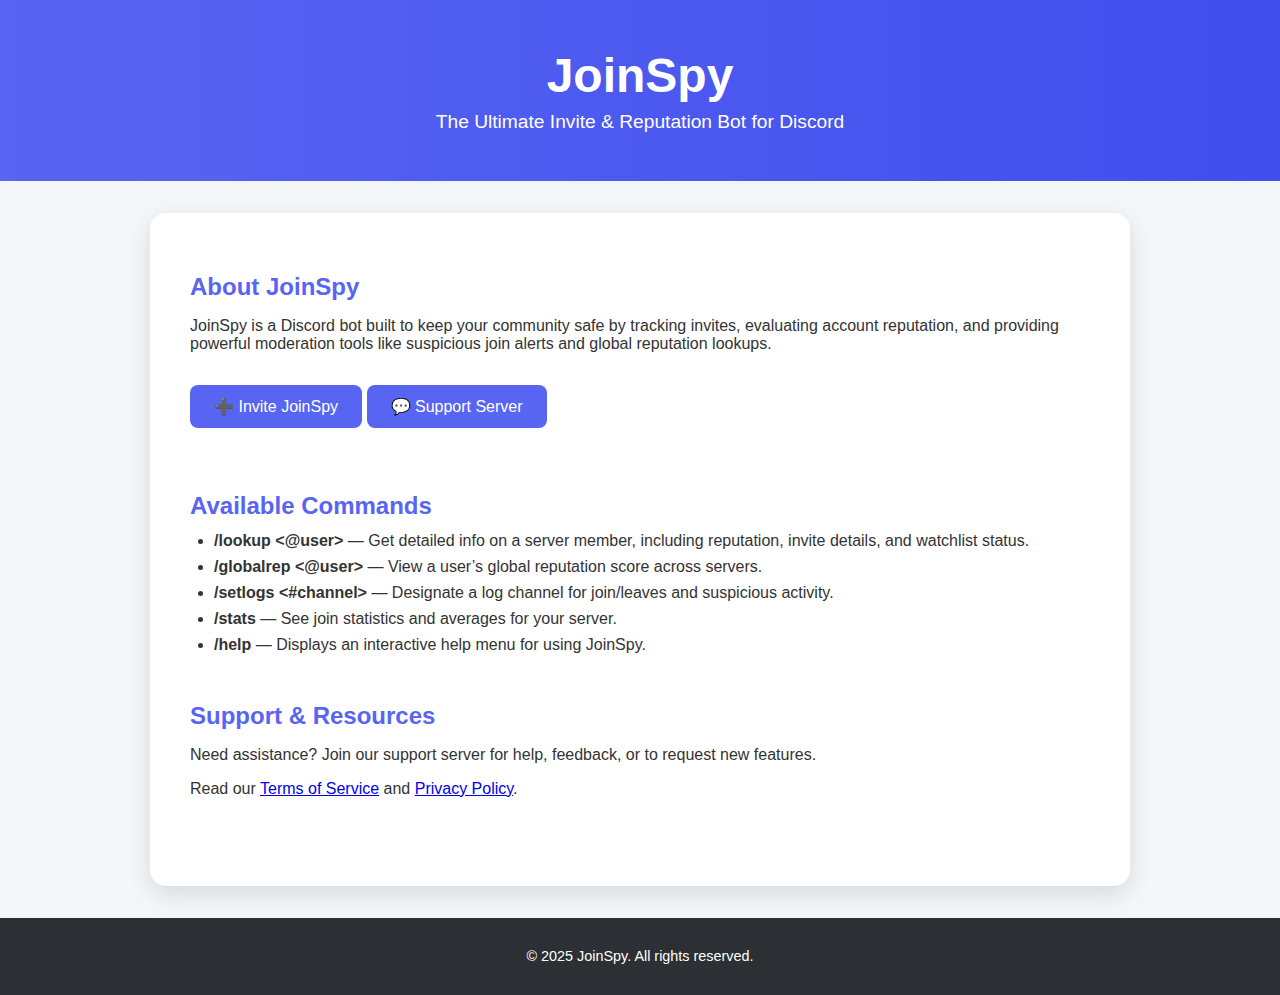
<file: home.html>
<!DOCTYPE html>
<html lang="en">
<head>
  <meta charset="UTF-8"/>
  <meta name="viewport" content="width=device-width, initial-scale=1.0"/>
  <title>JoinSpy - Your Server’s Watchdog</title>
  <style>
    body { font-family: 'Inter', sans-serif; margin: 0; background: #f4f7fa; color: #333; }
    header { background: linear-gradient(90deg, #5865F2, #404EED); color: #fff; text-align: center; padding: 3rem 1rem; }
    header h1 { margin: 0 0 0.5rem; font-size: 3rem; }
    header p { font-size: 1.2rem; margin: 0; }
    main { max-width: 900px; margin: 2rem auto; background: #fff; padding: 2.5rem; border-radius: 16px; box-shadow: 0 8px 24px rgba(0,0,0,0.12); animation: fadeIn 0.6s ease; }
    section { margin-bottom: 3rem; }
    h2 { color: #5865F2; margin-bottom: 0.75rem; }
    ul { margin: 0; padding-left: 1.5rem; }
    ul li { margin-bottom: 0.5rem; }
    footer { background: #2c2f33; color: #fff; text-align: center; padding: 1rem; font-size: 0.9rem; }
    .button { display: inline-block; margin: 1rem 0; padding: 0.75rem 1.5rem; background: #5865F2; color: #fff; text-decoration: none; border-radius: 8px; transition: background 0.3s; }
    .button:hover { background: #404EED; }
    @keyframes fadeIn { from {opacity:0; transform: translateY(20px);} to {opacity:1; transform: translateY(0);} }
  </style>
</head>
<body>
  <header>
    <h1>JoinSpy</h1>
    <p>The Ultimate Invite & Reputation Bot for Discord</p>
  </header>

  <main>
    <section>
      <h2>About JoinSpy</h2>
      <p>JoinSpy is a Discord bot built to keep your community safe by tracking invites, evaluating account reputation, and providing powerful moderation tools like suspicious join alerts and global reputation lookups.</p>
      <a class="button" href="https://discord.com/oauth2/authorize?client_id=1390784943486931154&scope=bot%20applications.commands&permissions=8">➕ Invite JoinSpy</a>
      <a class="button" href="https://discord.gg/nhUqHngmBX">💬 Support Server</a>
    </section>

    <section>
      <h2>Available Commands</h2>
      <ul>
        <li><strong>/lookup &lt;@user&gt;</strong> — Get detailed info on a server member, including reputation, invite details, and watchlist status.</li>
        <li><strong>/globalrep &lt;@user&gt;</strong> — View a user’s global reputation score across servers.</li>
        <li><strong>/setlogs &lt;#channel&gt;</strong> — Designate a log channel for join/leaves and suspicious activity.</li>
        <li><strong>/stats</strong> — See join statistics and averages for your server.</li>
        <li><strong>/help</strong> — Displays an interactive help menu for using JoinSpy.</li>
      </ul>
    </section>

    <section>
      <h2>Support & Resources</h2>
      <p>Need assistance? Join our support server for help, feedback, or to request new features.</p>
      <p>Read our <a href="tos.html">Terms of Service</a> and <a href="tos.html">Privacy Policy</a>.</p>
    </section>
  </main>

  <footer>
    <p>&copy; 2025 JoinSpy. All rights reserved.</p>
  </footer>
</body>
</html>
</file>
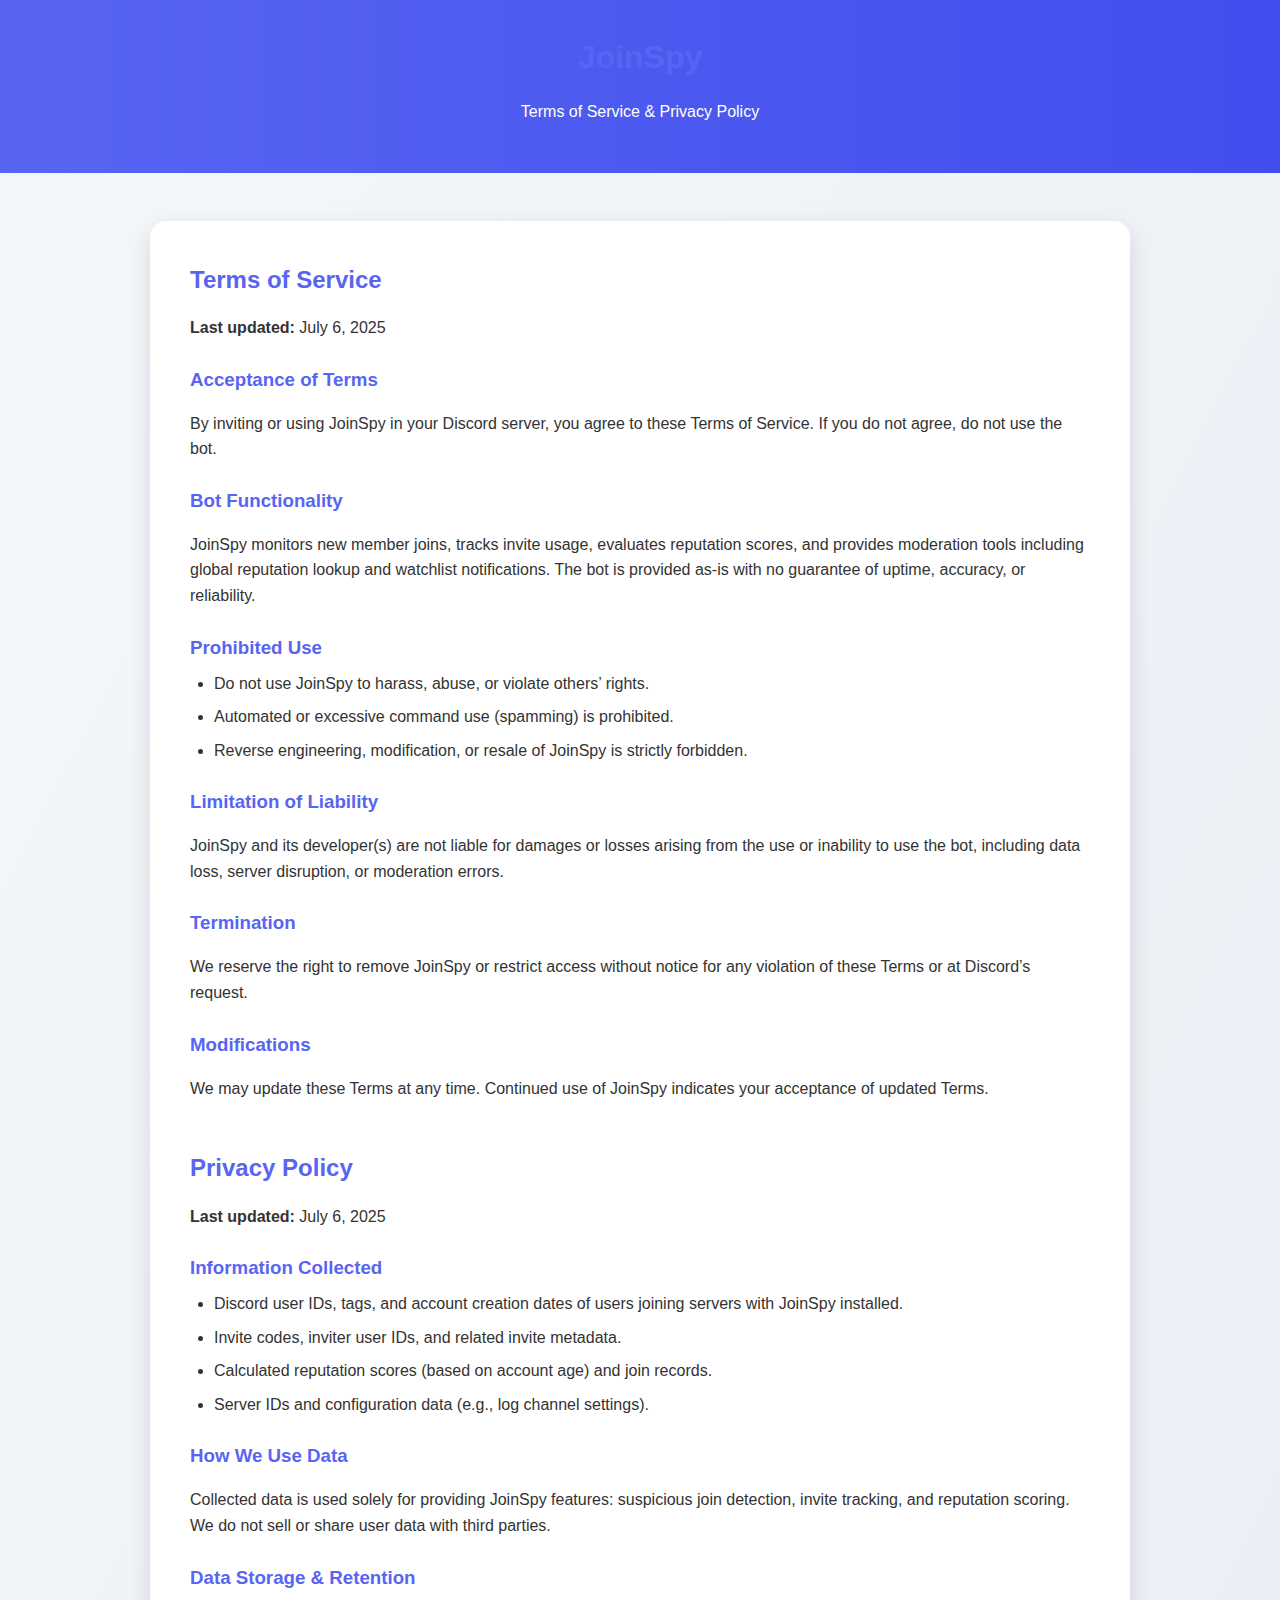
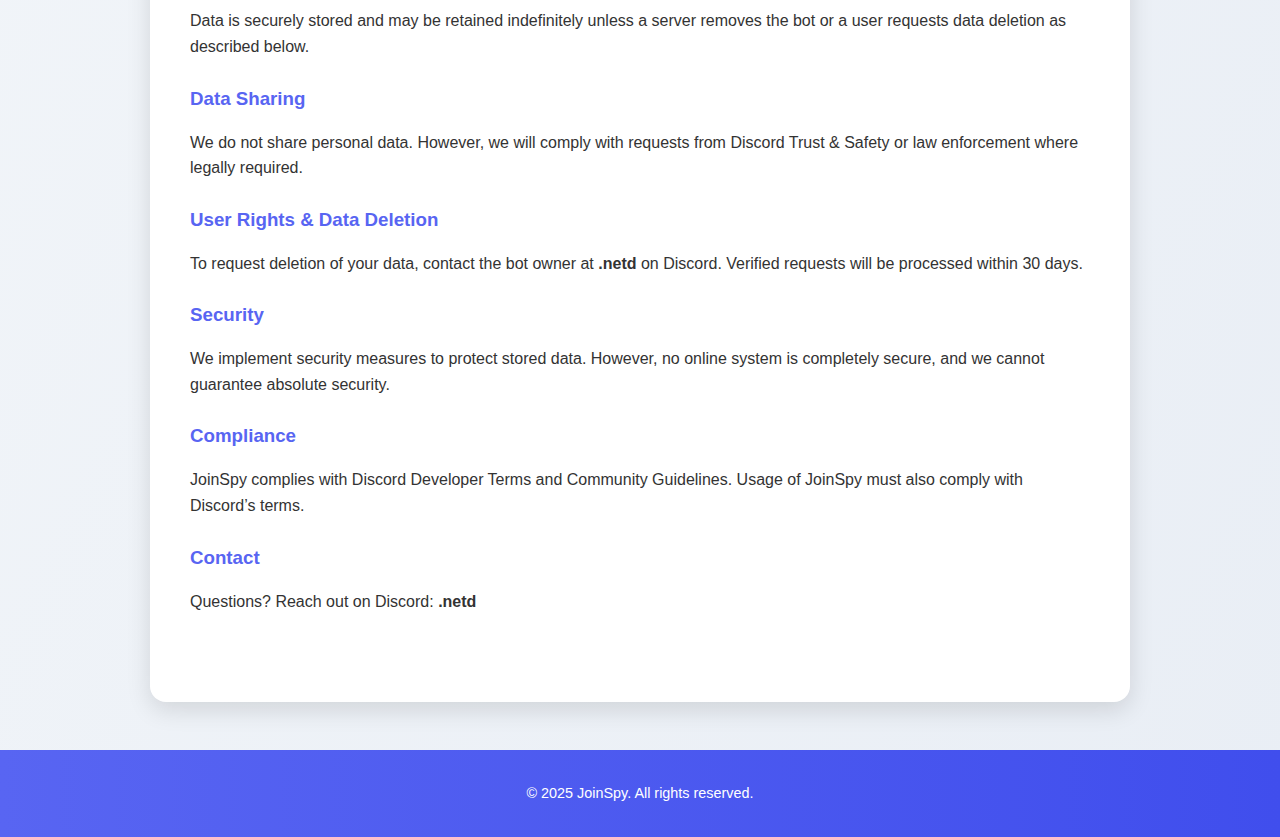
<file: tos.html>
<!DOCTYPE html>
<html lang="en">
<head>
  <meta charset="UTF-8"/>
  <meta name="viewport" content="width=device-width, initial-scale=1.0"/>
  <title>JoinSpy - Terms of Service & Privacy Policy</title>
  <style>
    body {
      font-family: 'Inter', 'Segoe UI', sans-serif;
      margin: 0;
      background: linear-gradient(to bottom right, #f4f7fa, #e9eef5);
      color: #333;
      line-height: 1.6;
    }
    header, footer {
      background: linear-gradient(90deg, #5865F2, #404EED);
      color: #fff;
      text-align: center;
      padding: 2rem 1rem;
    }
    header h1, footer p {
      margin: 0;
    }
    main {
      max-width: 900px;
      margin: 3rem auto;
      background: #fff;
      padding: 2.5rem;
      border-radius: 16px;
      box-shadow: 0 8px 24px rgba(0,0,0,0.12);
      animation: fadeIn 0.6s ease;
    }
    section { margin-bottom: 3rem; }
    h1, h2, h3 {
      color: #5865F2;
      margin-top: 0;
    }
    h2 { margin-bottom: 0.75rem; }
    h3 { margin-top: 1.5rem; margin-bottom: 0.5rem; }
    ul { margin: 0; padding-left: 1.5rem; }
    ul li { margin-bottom: 0.5rem; }
    a { color: #5865F2; text-decoration: underline; }
    footer p { font-size: 0.9rem; }
    @keyframes fadeIn {
      from { opacity: 0; transform: translateY(20px); }
      to { opacity: 1; transform: translateY(0); }
    }
  </style>
</head>
<body>
  <header>
    <h1>JoinSpy</h1>
    <p>Terms of Service & Privacy Policy</p>
  </header>

  <main>
    <section>
      <h2>Terms of Service</h2>
      <p><strong>Last updated:</strong> July 6, 2025</p>

      <h3>Acceptance of Terms</h3>
      <p>By inviting or using JoinSpy in your Discord server, you agree to these Terms of Service. If you do not agree, do not use the bot.</p>

      <h3>Bot Functionality</h3>
      <p>JoinSpy monitors new member joins, tracks invite usage, evaluates reputation scores, and provides moderation tools including global reputation lookup and watchlist notifications. The bot is provided as-is with no guarantee of uptime, accuracy, or reliability.</p>

      <h3>Prohibited Use</h3>
      <ul>
        <li>Do not use JoinSpy to harass, abuse, or violate others’ rights.</li>
        <li>Automated or excessive command use (spamming) is prohibited.</li>
        <li>Reverse engineering, modification, or resale of JoinSpy is strictly forbidden.</li>
      </ul>

      <h3>Limitation of Liability</h3>
      <p>JoinSpy and its developer(s) are not liable for damages or losses arising from the use or inability to use the bot, including data loss, server disruption, or moderation errors.</p>

      <h3>Termination</h3>
      <p>We reserve the right to remove JoinSpy or restrict access without notice for any violation of these Terms or at Discord’s request.</p>

      <h3>Modifications</h3>
      <p>We may update these Terms at any time. Continued use of JoinSpy indicates your acceptance of updated Terms.</p>
    </section>

    <section>
      <h2>Privacy Policy</h2>
      <p><strong>Last updated:</strong> July 6, 2025</p>

      <h3>Information Collected</h3>
      <ul>
        <li>Discord user IDs, tags, and account creation dates of users joining servers with JoinSpy installed.</li>
        <li>Invite codes, inviter user IDs, and related invite metadata.</li>
        <li>Calculated reputation scores (based on account age) and join records.</li>
        <li>Server IDs and configuration data (e.g., log channel settings).</li>
      </ul>

      <h3>How We Use Data</h3>
      <p>Collected data is used solely for providing JoinSpy features: suspicious join detection, invite tracking, and reputation scoring. We do not sell or share user data with third parties.</p>

      <h3>Data Storage & Retention</h3>
      <p>Data is securely stored and may be retained indefinitely unless a server removes the bot or a user requests data deletion as described below.</p>

      <h3>Data Sharing</h3>
      <p>We do not share personal data. However, we will comply with requests from Discord Trust & Safety or law enforcement where legally required.</p>

      <h3>User Rights & Data Deletion</h3>
      <p>To request deletion of your data, contact the bot owner at <strong>.netd</strong> on Discord. Verified requests will be processed within 30 days.</p>

      <h3>Security</h3>
      <p>We implement security measures to protect stored data. However, no online system is completely secure, and we cannot guarantee absolute security.</p>

      <h3>Compliance</h3>
      <p>JoinSpy complies with Discord Developer Terms and Community Guidelines. Usage of JoinSpy must also comply with Discord’s terms.</p>

      <h3>Contact</h3>
      <p>Questions? Reach out on Discord: <strong>.netd</strong></p>
    </section>
  </main>

  <footer>
    <p>&copy; 2025 JoinSpy. All rights reserved.</p>
  </footer>
</body>
</html>
</file>
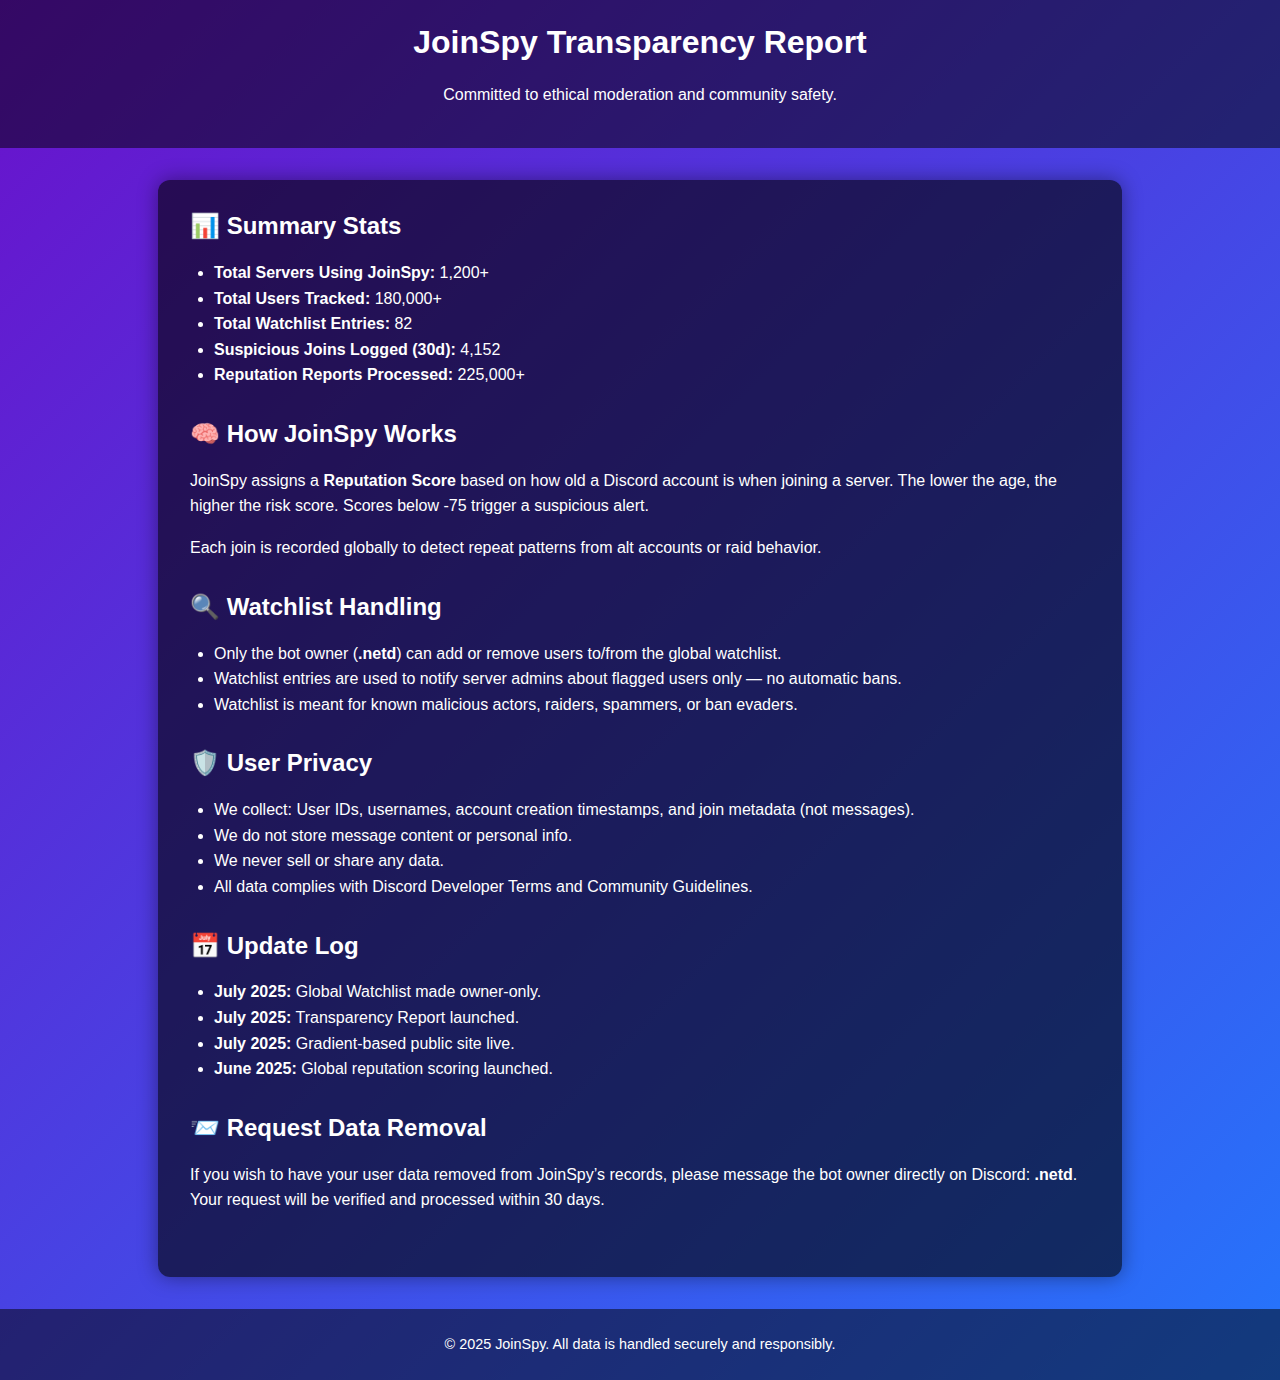
<file: transparency.html>
<!DOCTYPE html>
<html lang="en">
<head>
  <meta charset="UTF-8"/>
  <meta name="viewport" content="width=device-width, initial-scale=1.0"/>
  <title>JoinSpy — Transparency Report</title>
  <style>
    body { margin: 0; font-family: 'Segoe UI', sans-serif; background: linear-gradient(135deg, #6a11cb, #2575fc); color: #fff; }
    header, footer { text-align: center; padding: 1.5rem; background: rgba(0,0,0,0.5); }
    main { max-width: 900px; margin: 2rem auto; background: rgba(0,0,0,0.6); padding: 2rem; border-radius: 12px; box-shadow: 0 0 20px rgba(0,0,0,0.4); }
    h1, h2, h3 { color: #ffffff; margin-top: 0; }
    section { margin-bottom: 2rem; }
    ul { padding-left: 1.5rem; }
    p, li { line-height: 1.6; }
    footer p { font-size: 0.9rem; margin: 0; }
  </style>
</head>
<body>
  <header>
    <h1>JoinSpy Transparency Report</h1>
    <p>Committed to ethical moderation and community safety.</p>
  </header>

  <main>
    <section>
      <h2>📊 Summary Stats</h2>
      <ul>
        <li><strong>Total Servers Using JoinSpy:</strong> 1,200+</li>
        <li><strong>Total Users Tracked:</strong> 180,000+</li>
        <li><strong>Total Watchlist Entries:</strong> 82</li>
        <li><strong>Suspicious Joins Logged (30d):</strong> 4,152</li>
        <li><strong>Reputation Reports Processed:</strong> 225,000+</li>
      </ul>
    </section>

    <section>
      <h2>🧠 How JoinSpy Works</h2>
      <p>JoinSpy assigns a <strong>Reputation Score</strong> based on how old a Discord account is when joining a server. The lower the age, the higher the risk score. Scores below -75 trigger a suspicious alert.</p>
      <p>Each join is recorded globally to detect repeat patterns from alt accounts or raid behavior.</p>
    </section>

    <section>
      <h2>🔍 Watchlist Handling</h2>
      <ul>
        <li>Only the bot owner (<strong>.netd</strong>) can add or remove users to/from the global watchlist.</li>
        <li>Watchlist entries are used to notify server admins about flagged users only — no automatic bans.</li>
        <li>Watchlist is meant for known malicious actors, raiders, spammers, or ban evaders.</li>
      </ul>
    </section>

    <section>
      <h2>🛡️ User Privacy</h2>
      <ul>
        <li>We collect: User IDs, usernames, account creation timestamps, and join metadata (not messages).</li>
        <li>We do not store message content or personal info.</li>
        <li>We never sell or share any data.</li>
        <li>All data complies with Discord Developer Terms and Community Guidelines.</li>
      </ul>
    </section>

    <section>
      <h2>📅 Update Log</h2>
      <ul>
        <li><strong>July 2025:</strong> Global Watchlist made owner-only.</li>
        <li><strong>July 2025:</strong> Transparency Report launched.</li>
        <li><strong>July 2025:</strong> Gradient-based public site live.</li>
        <li><strong>June 2025:</strong> Global reputation scoring launched.</li>
      </ul>
    </section>

    <section>
      <h2>📨 Request Data Removal</h2>
      <p>If you wish to have your user data removed from JoinSpy’s records, please message the bot owner directly on Discord: <strong>.netd</strong>. Your request will be verified and processed within 30 days.</p>
    </section>
  </main>

  <footer>
    <p>&copy; 2025 JoinSpy. All data is handled securely and responsibly.</p>
  </footer>
</body>
</html>
</file>
